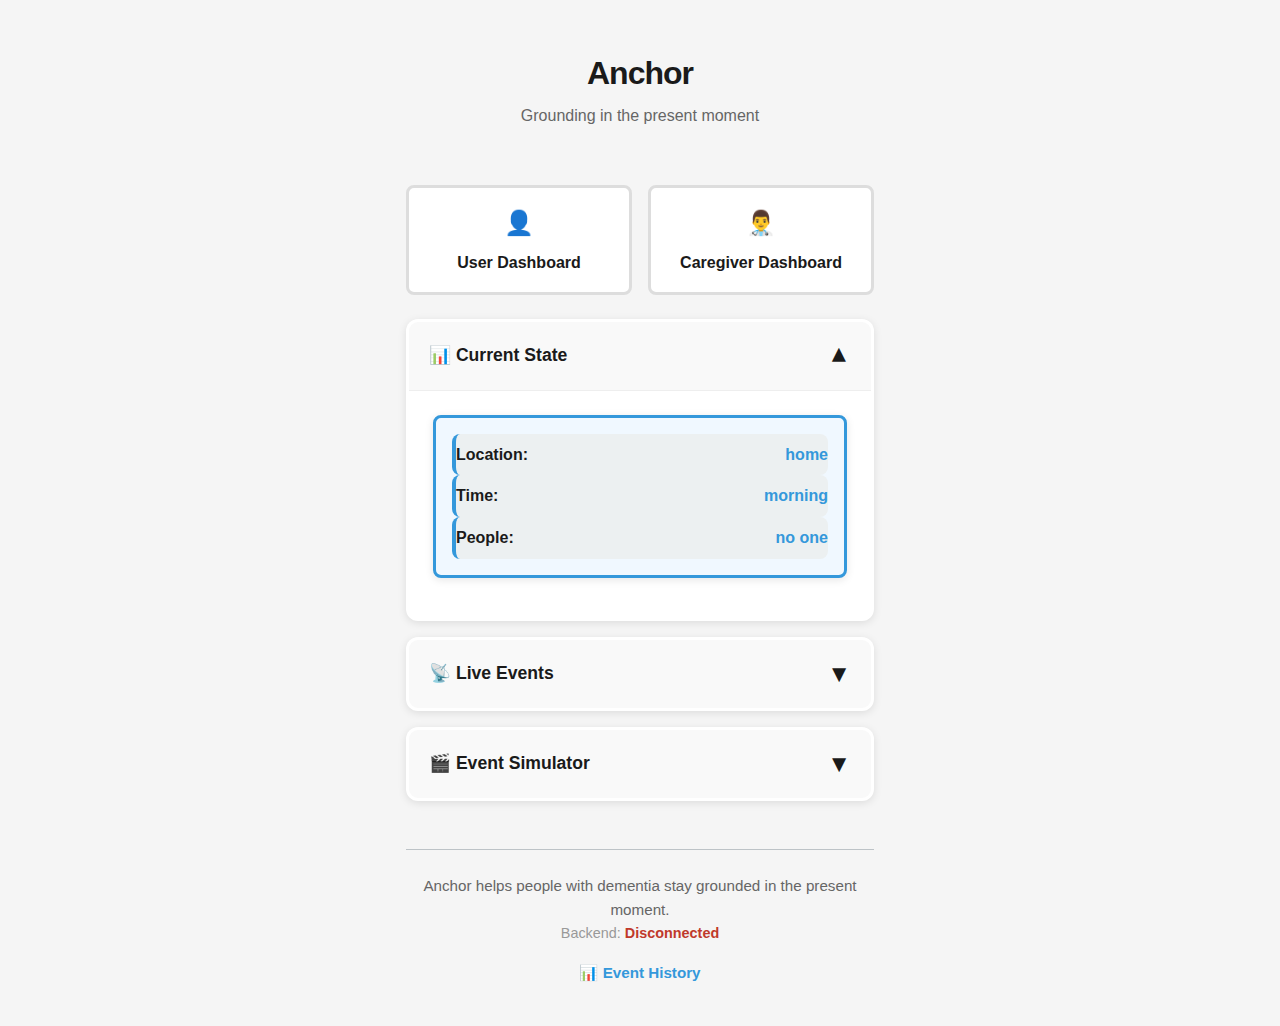
<file: frontend/index.html>
<!DOCTYPE html>
<html lang="en">
<head>
    <meta charset="UTF-8">
    <meta name="viewport" content="width=device-width, initial-scale=1.0">
    <title>Anchor - Context Continuity Engine</title>
    <link rel="stylesheet" href="styles.css">
    <style>
        * {
            outline-offset: 2px;
        }

        body {
            background: #f5f5f5;
            font-family: -apple-system, BlinkMacSystemFont, 'Segoe UI', Arial, sans-serif;
        }

        .container {
            max-width: 500px;
            margin: 0 auto;
            padding: 1rem;
        }

        .header {
            text-align: center;
            margin-bottom: 1.5rem;
        }

        .header h1 {
            font-size: 2rem;
            font-weight: 700;
            color: #1a1a1a;
            margin: 0 0 0.25rem 0;
        }

        .header .subtitle {
            font-size: 1rem;
            color: #666;
            margin: 0;
        }

        /* Navigation buttons */
        .nav-buttons {
            display: grid;
            grid-template-columns: 1fr 1fr;
            gap: 1rem;
            margin-bottom: 1.5rem;
        }

        .nav-button {
            padding: 1rem;
            background: white;
            border: 3px solid #ddd;
            border-radius: 8px;
            cursor: pointer;
            font-size: 1rem;
            font-weight: 700;
            text-decoration: none;
            color: #1a1a1a;
            text-align: center;
            transition: all 0.2s;
            display: flex;
            flex-direction: column;
            align-items: center;
            gap: 0.5rem;
        }

        .nav-button:hover {
            background: #3498db;
            color: white;
            border-color: #3498db;
            transform: translateY(-2px);
        }

        .nav-button:focus {
            outline: 3px solid #3498db;
            outline-offset: 2px;
        }

        .nav-icon {
            font-size: 1.5rem;
        }

        /* Collapsible sections */
        .collapsible-section {
            background: white;
            border-radius: 12px;
            margin-bottom: 1rem;
            box-shadow: 0 2px 8px rgba(0, 0, 0, 0.1);
            overflow: hidden;
            border: 3px solid transparent;
        }

        .collapsible-section:focus-within {
            border-color: #3498db;
            box-shadow: 0 2px 8px rgba(52, 152, 219, 0.3);
        }

        .section-header {
            display: flex;
            align-items: center;
            justify-content: space-between;
            padding: 1.25rem;
            background: #f9f9f9;
            border: none;
            cursor: pointer;
            width: 100%;
            font-size: 1.1rem;
            font-weight: 700;
            color: #1a1a1a;
            transition: all 0.2s;
        }

        .section-header:hover {
            background: #f0f0f0;
        }

        .section-header:focus {
            outline: 3px solid #3498db;
            outline-offset: -3px;
        }

        .section-header.open {
            background: #e8f4f8;
            border-bottom: 3px solid #3498db;
        }

        .section-toggle {
            font-size: 1.5rem;
            transition: transform 0.2s;
        }

        .section-toggle.open {
            transform: rotate(180deg);
        }

        .section-content {
            display: none;
            padding: 1.5rem;
            border-top: 1px solid #eee;
        }

        .section-content.open {
            display: block;
        }

        .event-log {
            font-family: monospace;
            font-size: 0.9rem;
            color: #333;
            background: #f9f9f9;
            padding: 1rem;
            border-radius: 4px;
            max-height: 200px;
            overflow-y: auto;
        }

        .event-log-item {
            padding: 0.5rem 0;
            border-bottom: 1px solid #eee;
            line-height: 1.4;
        }

        .event-log-item:last-child {
            border-bottom: none;
        }

        .event-time {
            color: #3498db;
            font-weight: 600;
        }

        .event-type {
            color: #27ae60;
            font-weight: 600;
        }

        .simulate-buttons {
            display: grid;
            grid-template-columns: repeat(2, 1fr);
            gap: 0.75rem;
            margin-bottom: 1rem;
        }

        .simulate-btn {
            padding: 0.75rem;
            background: #3498db;
            color: white;
            border: 3px solid #3498db;
            border-radius: 4px;
            cursor: pointer;
            font-size: 0.95rem;
            font-weight: 600;
            transition: all 0.2s;
        }

        .simulate-btn:hover {
            background: #2980b9;
            border-color: #2980b9;
            transform: translateY(-2px);
        }

        .simulate-btn:focus {
            outline: 3px solid #3498db;
            outline-offset: 2px;
        }

        .manual-input {
            display: grid;
            grid-template-columns: 1fr 1fr;
            gap: 0.75rem;
            margin-top: 1rem;
        }

        .manual-input input {
            padding: 0.75rem;
            border: 3px solid #ddd;
            border-radius: 4px;
            font-size: 1rem;
        }

        .manual-input input:focus {
            outline: 3px solid #3498db;
            outline-offset: 2px;
            border-color: #3498db;
        }

        .manual-input button {
            padding: 0.75rem;
            background: #27ae60;
            color: white;
            border: 3px solid #27ae60;
            border-radius: 4px;
            cursor: pointer;
            font-weight: 700;
            font-size: 1rem;
        }

        .manual-input button:hover {
            background: #229954;
            border-color: #229954;
        }

        .manual-input button:focus {
            outline: 3px solid #27ae60;
            outline-offset: 2px;
        }

        .state-display {
            background: #f0f8ff;
            border: 3px solid #3498db;
            border-radius: 8px;
            padding: 1rem;
            margin-bottom: 1rem;
        }

        .state-item {
            display: flex;
            justify-content: space-between;
            padding: 0.5rem 0;
            font-size: 1rem;
        }

        .state-label {
            font-weight: 700;
            color: #1a1a1a;
        }

        .state-value {
            color: #3498db;
            font-weight: 600;
        }

        .footer {
            text-align: center;
            padding: 1.5rem 0;
            color: #666;
            font-size: 0.95rem;
        }

        .footer-links {
            display: flex;
            justify-content: center;
            gap: 1rem;
            flex-wrap: wrap;
            margin-top: 1rem;
        }

        .footer-links a {
            color: #3498db;
            text-decoration: none;
            font-weight: 600;
        }

        .footer-links a:hover {
            text-decoration: underline;
        }

        @media (prefers-contrast: more) {
            .simulate-btn,
            .manual-input button {
                border-width: 4px;
            }

            .collapsible-section {
                border-width: 4px;
            }
        }

        @media (prefers-reduced-motion: reduce) {
            * {
                animation: none !important;
                transition: none !important;
            }
        }
    </style>
</head>
<body>
    <div class="container">
        <header class="header">
            <h1>Anchor</h1>
            <p class="subtitle">Grounding in the present moment</p>
        </header>

        <!-- Navigation to other dashboards -->
        <div class="nav-buttons">
            <a href="user-dashboard.html" class="nav-button">
                <span class="nav-icon">👤</span>
                <span>User Dashboard</span>
            </a>
            <a href="caregiver-dashboard.html" class="nav-button">
                <span class="nav-icon">👨‍⚕️</span>
                <span>Caregiver Dashboard</span>
            </a>
        </div>

        <!-- Current State -->
        <section class="collapsible-section" aria-labelledby="state-heading">
            <button class="section-header" onclick="toggleSection(this)" aria-expanded="true" id="state-heading">
                <span>📊 Current State</span>
                <span class="section-toggle open">▼</span>
            </button>
            <div class="section-content open">
                <div class="state-display">
                    <div class="state-item">
                        <span class="state-label">Location:</span>
                        <span class="state-value" id="stateLocation">home</span>
                    </div>
                    <div class="state-item">
                        <span class="state-label">Time:</span>
                        <span class="state-value" id="stateTime">morning</span>
                    </div>
                    <div class="state-item">
                        <span class="state-label">People:</span>
                        <span class="state-value" id="statePeople">no one</span>
                    </div>
                </div>
            </div>
        </section>

        <!-- Live Events -->
        <section class="collapsible-section" aria-labelledby="events-heading">
            <button class="section-header" onclick="toggleSection(this)" aria-expanded="false" id="events-heading">
                <span>📡 Live Events</span>
                <span class="section-toggle">▼</span>
            </button>
            <div class="section-content">
                <p style="font-size: 0.95rem; color: #666; margin-bottom: 1rem;">Real-time events from Confluent Cloud</p>
                <div class="event-log" id="eventLog">
                    <div class="event-log-item" style="color: #999;">Waiting for events...</div>
                </div>
            </div>
        </section>

        <!-- Event Simulator -->
        <section class="collapsible-section" aria-labelledby="simulator-heading">
            <button class="section-header" onclick="toggleSection(this)" aria-expanded="false" id="simulator-heading">
                <span>🎬 Event Simulator</span>
                <span class="section-toggle">▼</span>
            </button>
            <div class="section-content">
                <p style="font-size: 0.95rem; color: #666; margin-bottom: 1rem;">
                    <strong>Demo:</strong> Click buttons to simulate events flowing through Confluent Cloud
                </p>
                <div class="simulate-buttons">
                    <button class="simulate-btn" onclick="simulateEvent('presence', 'enter', 'Anna (daughter)')">👤 Anna enters</button>
                    <button class="simulate-btn" onclick="simulateEvent('presence', 'leave', 'Anna (daughter)')">👤 Anna leaves</button>
                    <button class="simulate-btn" onclick="simulateEvent('call', 'started', 'Michael (son)')">📞 Michael calls</button>
                    <button class="simulate-btn" onclick="simulateEvent('call', 'ended', null)">📞 End call</button>
                    <button class="simulate-btn" onclick="simulateEvent('time', null, 'morning')">🌅 Morning</button>
                    <button class="simulate-btn" onclick="simulateEvent('time', null, 'afternoon')">☀️ Afternoon</button>
                    <button class="simulate-btn" onclick="simulateEvent('location', null, 'home')">🏠 Home</button>
                    <button class="simulate-btn" onclick="simulateEvent('location', null, 'hospital')">🏥 Hospital</button>
                </div>

                <div style="border-top: 1px solid #eee; padding-top: 1rem; margin-top: 1rem;">
                    <p style="font-size: 0.95rem; color: #666; margin-bottom: 0.75rem;">Or add custom information:</p>
                    <div class="manual-input">
                        <input type="text" id="personName" placeholder="Person name">
                        <input type="text" id="personRole" placeholder="Relationship">
                        <button onclick="addPerson()">+ Add</button>
                        <button onclick="removePerson()">- Remove</button>
                    </div>
                </div>
            </div>
        </section>

        <!-- Footer -->
        <footer class="footer">
            <p>Anchor helps people with dementia stay grounded in the present moment.</p>
            <p style="font-size: 0.9rem; color: #999;">Backend: <span id="backendStatus">connecting...</span></p>
            <div class="footer-links">
                <a href="history.html">📊 Event History</a>
            </div>
        </footer>
    </div>

    <script>
        const API_BASE = 'http://localhost:5001/api';

        document.addEventListener('DOMContentLoaded', () => {
            checkBackendConnection();
            updateState();
            startPollingState();
            startPollingEvents();
        });

        function toggleSection(button) {
            const isOpen = button.getAttribute('aria-expanded') === 'true';
            button.setAttribute('aria-expanded', !isOpen);
            button.classList.toggle('open');
            button.querySelector('.section-toggle').classList.toggle('open');
            button.nextElementSibling.classList.toggle('open');
        }

        async function checkBackendConnection() {
            try {
                const response = await fetch(`${API_BASE}/health`);
                if (response.ok) {
                    document.getElementById('backendStatus').textContent = 'Connected';
                    document.getElementById('backendStatus').style.color = '#27ae60';
                } else {
                    document.getElementById('backendStatus').textContent = 'Error';
                    document.getElementById('backendStatus').style.color = '#c0392b';
                }
            } catch (error) {
                document.getElementById('backendStatus').textContent = 'Disconnected';
                document.getElementById('backendStatus').style.color = '#c0392b';
            }
        }

        async function updateState() {
            try {
                const response = await fetch(`${API_BASE}/state`);
                const state = await response.json();
                
                document.getElementById('stateLocation').textContent = state.location || 'home';
                document.getElementById('stateTime').textContent = state.time_of_day || 'now';
                
                const peopleList = state.people_present || [];
                const peopleText = peopleList.length > 0 ? peopleList.join(', ') : 'no one';
                document.getElementById('statePeople').textContent = peopleText;
            } catch (error) {
                console.error('Error updating state:', error);
            }
        }

        function startPollingState() {
            setInterval(updateState, 2000);
        }

        function startPollingEvents() {
            setInterval(async () => {
                try {
                    const response = await fetch(`${API_BASE}/history?limit=1`);
                    const data = await response.json();
                    
                    if (data.success && data.events.length > 0) {
                        const latestEvent = data.events[0];
                        addEventToLog(latestEvent.topic, latestEvent.payload);
                    }
                } catch (error) {
                    console.error('Error polling events:', error);
                }
            }, 1000);
        }

        async function simulateEvent(type, action, value) {
            try {
                let topic, payload;
                
                if (type === 'presence') {
                    topic = 'anchor-presence-events';
                    payload = { action, person: value };
                } else if (type === 'call') {
                    topic = 'anchor-call-events';
                    payload = { action, caller: value };
                } else if (type === 'location') {
                    topic = 'anchor-location-events';
                    payload = { location: value };
                } else if (type === 'time') {
                    topic = 'anchor-time-events';
                    payload = { time_of_day: value };
                }
                
                const response = await fetch(`${API_BASE}/events/create`, {
                    method: 'POST',
                    headers: { 'Content-Type': 'application/json' },
                    body: JSON.stringify({ topic, payload })
                });
                
                const data = await response.json();
                if (data.success) {
                    console.log('[Anchor] Event simulated:', topic);
                    addEventToLog(topic, payload);
                }
            } catch (error) {
                console.error('[Anchor] Error simulating event:', error);
            }
        }

        function addPerson() {
            const name = document.getElementById('personName').value;
            const role = document.getElementById('personRole').value;
            
            if (!name) {
                alert('Please enter a name');
                return;
            }
            
            const person = role ? `${name} (${role})` : name;
            simulateEvent('presence', 'enter', person);
            
            document.getElementById('personName').value = '';
            document.getElementById('personRole').value = '';
        }

        function removePerson() {
            const name = document.getElementById('personName').value;
            const role = document.getElementById('personRole').value;
            
            if (!name) {
                alert('Please enter a name');
                return;
            }
            
            const person = role ? `${name} (${role})` : name;
            simulateEvent('presence', 'leave', person);
            
            document.getElementById('personName').value = '';
            document.getElementById('personRole').value = '';
        }

        function addEventToLog(topic, payload) {
            const time = new Date().toLocaleTimeString();
            const eventType = payload.action || payload.time_of_day || payload.location || 'event';
            
            const eventLog = document.getElementById('eventLog');
            const newItem = document.createElement('div');
            newItem.className = 'event-log-item';
            newItem.innerHTML = `<span class="event-time">[${time}]</span> <span class="event-type">${topic.replace('anchor-', '').replace('-events', '')}</span>: ${eventType}`;
            
            eventLog.insertBefore(newItem, eventLog.firstChild);
            
            // Keep only last 10 events
            while (eventLog.children.length > 10) {
                eventLog.removeChild(eventLog.lastChild);
            }
        }
    </script>
</body>
</html>
</file>
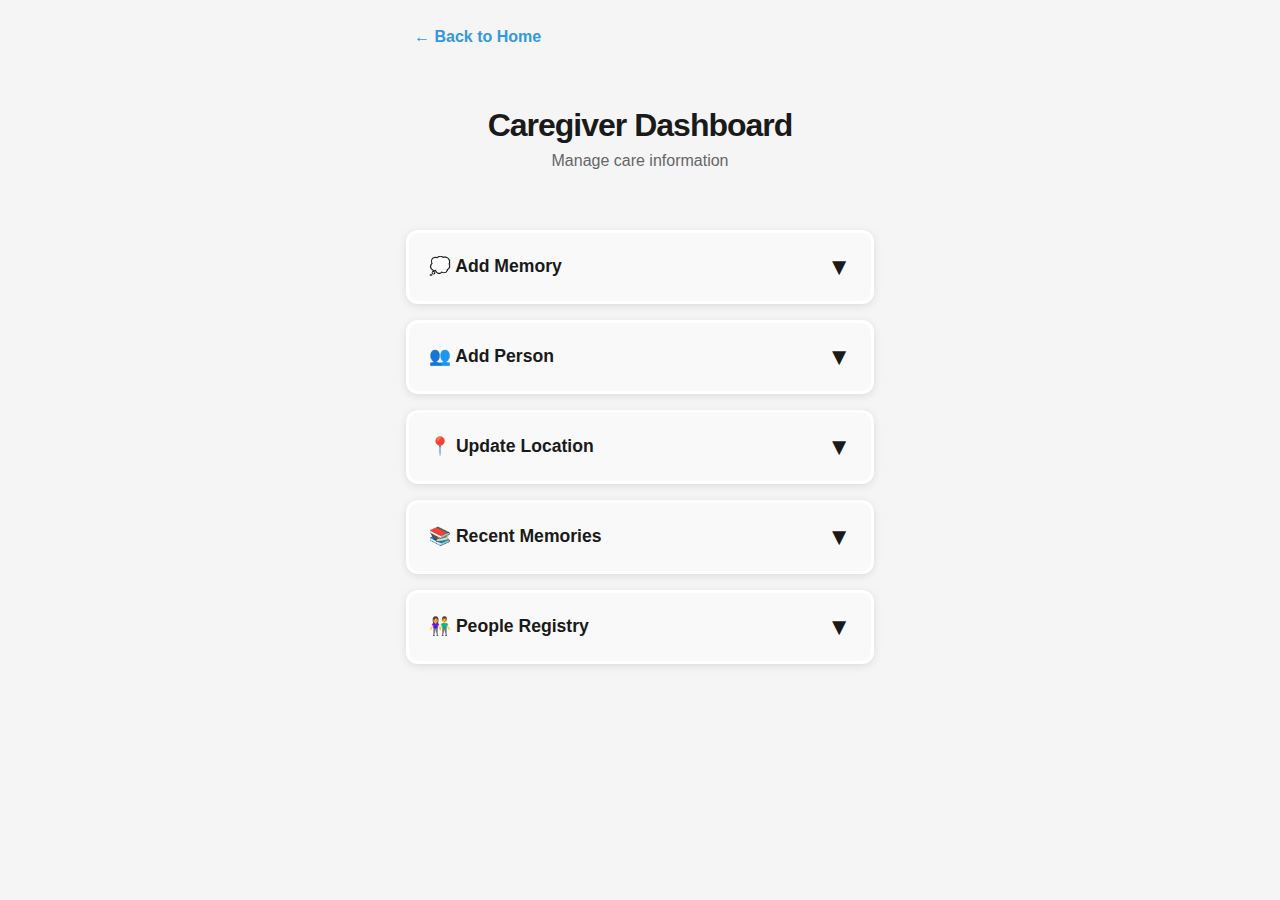
<file: frontend/caregiver-dashboard.html>
<!DOCTYPE html>
<html lang="en">
<head>
    <meta charset="UTF-8">
    <meta name="viewport" content="width=device-width, initial-scale=1.0">
    <title>Anchor - Caregiver Dashboard</title>
    <link rel="stylesheet" href="styles.css">
    <style>
        * {
            outline-offset: 2px;
        }

        body {
            background: #f5f5f5;
            font-family: -apple-system, BlinkMacSystemFont, 'Segoe UI', Arial, sans-serif;
        }

        .caregiver-container {
            max-width: 500px;
            margin: 0 auto;
            padding: 1rem;
            min-height: 100vh;
        }

        .header {
            margin-bottom: 1.5rem;
            text-align: center;
        }

        .header h1 {
            font-size: 2rem;
            font-weight: 700;
            color: #1a1a1a;
            margin: 0 0 0.25rem 0;
            line-height: 1.2;
        }

        .header .subtitle {
            font-size: 1rem;
            color: #666;
            margin: 0;
            font-weight: 400;
        }

        .back-link {
            display: inline-block;
            margin-bottom: 1rem;
            color: #3498db;
            text-decoration: none;
            font-weight: 600;
            font-size: 1rem;
            padding: 0.5rem;
        }

        .back-link:hover {
            text-decoration: underline;
            background: #f0f0f0;
            border-radius: 4px;
        }

        .back-link:focus {
            outline: 3px solid #3498db;
            outline-offset: 2px;
            border-radius: 4px;
        }

        .status-alert {
            padding: 1rem;
            border-radius: 8px;
            margin-bottom: 1rem;
            font-size: 1rem;
            font-weight: 600;
            border-left: 6px solid;
        }

        .status-alert.success {
            background: #d5f4e6;
            color: #27ae60;
            border-left-color: #27ae60;
        }

        .status-alert.info {
            background: #d6eaf8;
            color: #2980b9;
            border-left-color: #2980b9;
        }

        .status-alert.error {
            background: #fadbd8;
            color: #c0392b;
            border-left-color: #c0392b;
        }

        /* Collapsible sections */
        .collapsible-section {
            background: white;
            border-radius: 12px;
            margin-bottom: 1rem;
            box-shadow: 0 2px 8px rgba(0, 0, 0, 0.1);
            overflow: hidden;
            border: 3px solid transparent;
        }

        .collapsible-section:focus-within {
            border-color: #3498db;
            box-shadow: 0 2px 8px rgba(52, 152, 219, 0.3);
        }

        .section-header {
            display: flex;
            align-items: center;
            justify-content: space-between;
            padding: 1.25rem;
            background: #f9f9f9;
            border: none;
            cursor: pointer;
            width: 100%;
            font-size: 1.1rem;
            font-weight: 700;
            color: #1a1a1a;
            transition: all 0.2s;
        }

        .section-header:hover {
            background: #f0f0f0;
        }

        .section-header:focus {
            outline: 3px solid #3498db;
            outline-offset: -3px;
        }

        .section-header.open {
            background: #e8f4f8;
            border-bottom: 3px solid #3498db;
        }

        .section-toggle {
            font-size: 1.5rem;
            transition: transform 0.2s;
        }

        .section-toggle.open {
            transform: rotate(180deg);
        }

        .section-content {
            display: none;
            padding: 1.5rem;
            border-top: 1px solid #eee;
        }

        .section-content.open {
            display: block;
        }

        .form-group {
            margin-bottom: 1.5rem;
        }

        .form-group label {
            display: block;
            font-weight: 700;
            margin-bottom: 0.75rem;
            color: #1a1a1a;
            font-size: 1.1rem;
        }

        .form-group input,
        .form-group textarea,
        .form-group select {
            width: 100%;
            padding: 1rem;
            border: 3px solid #ddd;
            border-radius: 4px;
            font-size: 1.1rem;
            font-family: inherit;
            transition: border-color 0.2s;
        }

        .form-group input:focus,
        .form-group textarea:focus,
        .form-group select:focus {
            outline: 3px solid #3498db;
            outline-offset: 2px;
            border-color: #3498db;
        }

        .form-group textarea {
            resize: vertical;
            min-height: 80px;
        }

        .form-group small {
            color: #666;
            font-size: 0.9rem;
            display: block;
            margin-top: 0.5rem;
        }

        .form-button {
            width: 100%;
            padding: 1.25rem;
            background: #27ae60;
            color: white;
            border: 3px solid #27ae60;
            border-radius: 4px;
            cursor: pointer;
            font-weight: 700;
            font-size: 1.1rem;
            transition: all 0.2s;
        }

        .form-button:hover {
            background: #229954;
            border-color: #229954;
            transform: translateY(-2px);
        }

        .form-button:focus {
            outline: 3px solid #27ae60;
            outline-offset: 2px;
        }

        .form-button:active {
            transform: translateY(0);
        }

        .item-card {
            background: #f9f9f9;
            padding: 1rem;
            border-radius: 4px;
            margin-bottom: 0.75rem;
            border: 3px solid #e0e0e0;
            border-left: 6px solid #3498db;
        }

        .item-title {
            font-weight: 700;
            color: #1a1a1a;
            font-size: 1.1rem;
            margin-bottom: 0.5rem;
        }

        .item-subtitle {
            font-size: 0.95rem;
            color: #666;
            margin-bottom: 0.5rem;
            font-weight: 500;
        }

        .item-content {
            font-size: 1rem;
            color: #333;
            line-height: 1.6;
        }

        .empty-state {
            color: #999;
            font-size: 1rem;
            padding: 1rem;
            text-align: center;
            font-style: italic;
        }

        .item-list {
            max-height: 300px;
            overflow-y: auto;
        }

        @media (prefers-contrast: more) {
            .form-group input,
            .form-group textarea,
            .form-group select {
                border-width: 4px;
            }

            .collapsible-section {
                border-width: 4px;
            }

            .form-button {
                border-width: 4px;
            }
        }

        @media (prefers-reduced-motion: reduce) {
            * {
                animation: none !important;
                transition: none !important;
            }
        }
    </style>
</head>
<body>
    <div class="caregiver-container">
        <a href="index.html" class="back-link">← Back to Home</a>

        <header class="header">
            <h1>Caregiver Dashboard</h1>
            <p class="subtitle">Manage care information</p>
        </header>

        <div id="statusAlert" role="status" aria-live="polite" aria-atomic="true"></div>

        <!-- Add Memory -->
        <section class="collapsible-section" aria-labelledby="memory-heading">
            <button class="section-header" onclick="toggleSection(this)" aria-expanded="false" id="memory-heading">
                <span>💭 Add Memory</span>
                <span class="section-toggle">▼</span>
            </button>
            <div class="section-content">
                <div class="form-group">
                    <label for="memoryTitle">Memory Title</label>
                    <input type="text" id="memoryTitle" placeholder="e.g., Our Wedding Day">
                    <small>Give the memory a short title</small>
                </div>
                <div class="form-group">
                    <label for="memoryContent">Memory Details</label>
                    <textarea id="memoryContent" placeholder="Share the memory..."></textarea>
                    <small>Write down the details of the memory</small>
                </div>
                <div class="form-group">
                    <label for="memoryCategory">Category</label>
                    <select id="memoryCategory">
                        <option value="general">General</option>
                        <option value="family">Family</option>
                        <option value="work">Work</option>
                        <option value="travel">Travel</option>
                        <option value="hobby">Hobby</option>
                    </select>
                </div>
                <button class="form-button" onclick="addMemory()">Save Memory</button>
            </div>
        </section>

        <!-- Add Person -->
        <section class="collapsible-section" aria-labelledby="person-heading">
            <button class="section-header" onclick="toggleSection(this)" aria-expanded="false" id="person-heading">
                <span>👥 Add Person</span>
                <span class="section-toggle">▼</span>
            </button>
            <div class="section-content">
                <div class="form-group">
                    <label for="personName">Person's Name</label>
                    <input type="text" id="personName" placeholder="e.g., Anna">
                    <small>Full name of the person</small>
                </div>
                <div class="form-group">
                    <label for="personRelationship">Relationship</label>
                    <input type="text" id="personRelationship" placeholder="e.g., daughter">
                    <small>How they are related (e.g., daughter, son, friend)</small>
                </div>
                <div class="form-group">
                    <label for="personPhone">Phone Number (optional)</label>
                    <input type="tel" id="personPhone" placeholder="e.g., +1-555-0123">
                    <small>Contact phone number</small>
                </div>
                <button class="form-button" onclick="addPerson()">Add Person</button>
            </div>
        </section>

        <!-- Update Location -->
        <section class="collapsible-section" aria-labelledby="location-heading">
            <button class="section-header" onclick="toggleSection(this)" aria-expanded="false" id="location-heading">
                <span>📍 Update Location</span>
                <span class="section-toggle">▼</span>
            </button>
            <div class="section-content">
                <div class="form-group">
                    <label for="locationSelect">Current Location</label>
                    <select id="locationSelect">
                        <option value="">Select location...</option>
                        <option value="home">Home</option>
                        <option value="hospital">Hospital</option>
                        <option value="park">Park</option>
                        <option value="grocery">Grocery Store</option>
                        <option value="doctor">Doctor's Office</option>
                    </select>
                    <small>Select the current location</small>
                </div>
                <button class="form-button" onclick="updateLocation()">Update Location</button>
            </div>
        </section>

        <!-- Recent Memories -->
        <section class="collapsible-section" aria-labelledby="memories-list-heading">
            <button class="section-header" onclick="toggleSection(this)" aria-expanded="false" id="memories-list-heading">
                <span>📚 Recent Memories</span>
                <span class="section-toggle">▼</span>
            </button>
            <div class="section-content">
                <div class="item-list" id="memoriesList" role="region" aria-live="polite">
                    <p class="empty-state">No memories yet</p>
                </div>
            </div>
        </section>

        <!-- People Registry -->
        <section class="collapsible-section" aria-labelledby="people-list-heading">
            <button class="section-header" onclick="toggleSection(this)" aria-expanded="false" id="people-list-heading">
                <span>👫 People Registry</span>
                <span class="section-toggle">▼</span>
            </button>
            <div class="section-content">
                <div class="item-list" id="peopleList" role="region" aria-live="polite">
                    <p class="empty-state">No people added yet</p>
                </div>
            </div>
        </section>
    </div>

    <script>
        const API_BASE = 'http://localhost:5001/api';
        const DEMENTIA_USER_ID = 'dementia-user-1';

        document.addEventListener('DOMContentLoaded', () => {
            loadMemories();
            loadPeople();
        });

        function toggleSection(button) {
            const isOpen = button.getAttribute('aria-expanded') === 'true';
            button.setAttribute('aria-expanded', !isOpen);
            button.classList.toggle('open');
            button.querySelector('.section-toggle').classList.toggle('open');
            button.nextElementSibling.classList.toggle('open');
        }

        function showStatus(message, type = 'success') {
            const alert = document.getElementById('statusAlert');
            alert.innerHTML = `<div class="status-alert ${type}">${message}</div>`;
            setTimeout(() => {
                alert.innerHTML = '';
            }, 3000);
        }

        async function addMemory() {
            const title = document.getElementById('memoryTitle').value;
            const content = document.getElementById('memoryContent').value;
            const category = document.getElementById('memoryCategory').value;

            if (!title || !content) {
                showStatus('Please fill in all fields', 'info');
                return;
            }

            try {
                const response = await fetch(`${API_BASE}/memories/add`, {
                    method: 'POST',
                    headers: { 'Content-Type': 'application/json' },
                    body: JSON.stringify({
                        user_id: DEMENTIA_USER_ID,
                        title,
                        content,
                        category
                    })
                });
                
                if (!response.ok) {
                    throw new Error(`HTTP error! status: ${response.status}`);
                }
                
                const data = await response.json();
                console.log('Memory response:', data);
                
                if (data.success) {
                    showStatus('Memory saved!', 'success');
                    document.getElementById('memoryTitle').value = '';
                    document.getElementById('memoryContent').value = '';
                    loadMemories();
                } else {
                    showStatus(`Error: ${data.error || 'Unknown error'}`, 'error');
                    console.error('Backend error:', data.error);
                }
            } catch (error) {
                showStatus(`Error saving memory: ${error.message}`, 'error');
                console.error('Fetch error:', error);
            }
        }

        async function addPerson() {
            const name = document.getElementById('personName').value;
            const relationship = document.getElementById('personRelationship').value;

            if (!name || !relationship) {
                showStatus('Please fill in name and relationship', 'info');
                return;
            }

            try {
                showStatus('Person added!', 'success');
                document.getElementById('personName').value = '';
                document.getElementById('personRelationship').value = '';
                document.getElementById('personPhone').value = '';
                loadPeople();
            } catch (error) {
                showStatus('Error adding person', 'error');
            }
        }

        async function updateLocation() {
            const location = document.getElementById('locationSelect').value;

            if (!location) {
                showStatus('Please select a location', 'info');
                return;
            }

            try {
                await fetch(`${API_BASE}/events/create`, {
                    method: 'POST',
                    headers: { 'Content-Type': 'application/json' },
                    body: JSON.stringify({
                        topic: 'anchor-location-events',
                        payload: { location }
                    })
                });

                showStatus('Location updated!', 'success');
                document.getElementById('locationSelect').value = '';
            } catch (error) {
                showStatus('Error updating location', 'error');
            }
        }

        async function loadMemories() {
            try {
                const response = await fetch(`${API_BASE}/memories/get?user_id=${DEMENTIA_USER_ID}`);
                const data = await response.json();
                
                const container = document.getElementById('memoriesList');
                
                if (!data.success || data.memories.length === 0) {
                    container.innerHTML = '<p class="empty-state">No memories yet</p>';
                    return;
                }
                
                const memories = data.memories
                    .map(event => ({
                        title: event.payload.title,
                        content: event.payload.content,
                        category: event.payload.category,
                        timestamp: event.timestamp
                    }))
                    .slice(0, 5);
                
                container.innerHTML = memories.map(mem => `
                    <article class="item-card">
                        <div class="item-title">${mem.title}</div>
                        <div class="item-subtitle">Category: ${mem.category}</div>
                        <div class="item-content">${mem.content}</div>
                        <div style="font-size: 0.85rem; color: #999; margin-top: 0.5rem;">Saved: ${new Date(mem.timestamp).toLocaleDateString()}</div>
                    </article>
                `).join('');
            } catch (error) {
                console.error('Error loading memories:', error);
                document.getElementById('memoriesList').innerHTML = '<p class="empty-state">Error loading memories</p>';
            }
        }

        async function loadPeople() {
            const people = [
                { name: 'Anna', relationship: 'daughter', phone: '+1-555-0001' },
                { name: 'Michael', relationship: 'son', phone: '+1-555-0002' }
            ];

            const container = document.getElementById('peopleList');
            if (people.length === 0) {
                container.innerHTML = '<p class="empty-state">No people added yet</p>';
                return;
            }

            container.innerHTML = people.map(person => `
                <div class="item-card">
                    <div class="item-title">${person.name}</div>
                    <div class="item-subtitle">${person.relationship}</div>
                    <div class="item-content">${person.phone || 'No phone'}</div>
                </div>
            `).join('');
        }
    </script>
</body>
</html>
</file>
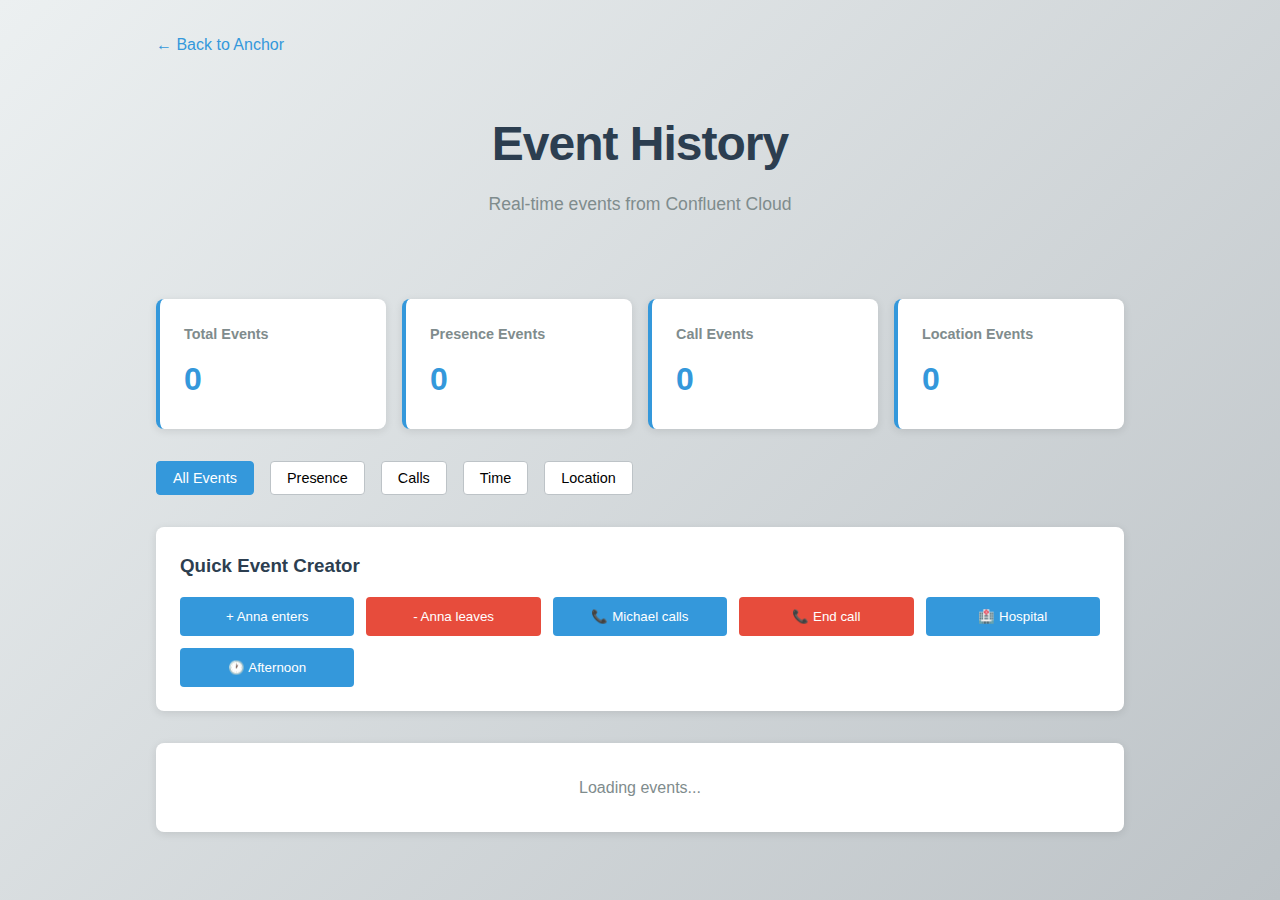
<file: frontend/history.html>
<!DOCTYPE html>
<html lang="en">
<head>
    <meta charset="UTF-8">
    <meta name="viewport" content="width=device-width, initial-scale=1.0">
    <title>Anchor - Event History</title>
    <link rel="stylesheet" href="styles.css">
    <style>
        .history-container {
            max-width: 1000px;
            margin: 0 auto;
            padding: 2rem 1rem;
        }

        .stats-grid {
            display: grid;
            grid-template-columns: repeat(auto-fit, minmax(200px, 1fr));
            gap: 1rem;
            margin-bottom: 2rem;
        }

        .stat-card {
            background: var(--bg-white);
            padding: 1.5rem;
            border-radius: 8px;
            box-shadow: var(--shadow);
            border-left: 4px solid var(--secondary-color);
        }

        .stat-card h3 {
            font-size: 0.9rem;
            color: var(--text-light);
            margin-bottom: 0.5rem;
        }

        .stat-card .value {
            font-size: 2rem;
            font-weight: 700;
            color: var(--secondary-color);
        }

        .events-list {
            background: var(--bg-white);
            border-radius: 8px;
            box-shadow: var(--shadow);
            overflow: hidden;
        }

        .event-item {
            padding: 1rem;
            border-bottom: 1px solid var(--border-color);
            display: flex;
            justify-content: space-between;
            align-items: center;
        }

        .event-item:last-child {
            border-bottom: none;
        }

        .event-info {
            flex: 1;
        }

        .event-topic {
            font-weight: 600;
            color: var(--primary-color);
            font-size: 0.9rem;
        }

        .event-type {
            color: var(--secondary-color);
            font-weight: 500;
            margin: 0.25rem 0;
        }

        .event-time {
            font-size: 0.85rem;
            color: var(--text-light);
        }

        .event-payload {
            background: var(--bg-light);
            padding: 0.5rem;
            border-radius: 4px;
            font-family: monospace;
            font-size: 0.8rem;
            color: var(--text-dark);
            max-width: 300px;
            overflow: auto;
        }

        .filter-section {
            margin-bottom: 2rem;
            display: flex;
            gap: 1rem;
            flex-wrap: wrap;
        }

        .filter-section button {
            padding: 0.5rem 1rem;
            border: 1px solid var(--border-color);
            background: var(--bg-white);
            border-radius: 4px;
            cursor: pointer;
            font-size: 0.9rem;
        }

        .filter-section button.active {
            background: var(--secondary-color);
            color: white;
            border-color: var(--secondary-color);
        }

        .back-link {
            display: inline-block;
            margin-bottom: 1rem;
            color: var(--secondary-color);
            text-decoration: none;
            font-weight: 500;
        }

        .back-link:hover {
            text-decoration: underline;
        }
    </style>
</head>
<body>
    <div class="history-container">
        <a href="index.html" class="back-link">← Back to Anchor</a>

        <header class="header">
            <h1>Event History</h1>
            <p class="subtitle">Real-time events from Confluent Cloud</p>
        </header>

        <!-- Stats -->
        <div class="stats-grid" id="statsGrid">
            <div class="stat-card">
                <h3>Total Events</h3>
                <div class="value" id="totalEvents">0</div>
            </div>
            <div class="stat-card">
                <h3>Presence Events</h3>
                <div class="value" id="presenceCount">0</div>
            </div>
            <div class="stat-card">
                <h3>Call Events</h3>
                <div class="value" id="callCount">0</div>
            </div>
            <div class="stat-card">
                <h3>Location Events</h3>
                <div class="value" id="locationCount">0</div>
            </div>
        </div>

        <!-- Filters -->
        <div class="filter-section">
            <button class="filter-btn active" data-topic="all">All Events</button>
            <button class="filter-btn" data-topic="anchor-presence-events">Presence</button>
            <button class="filter-btn" data-topic="anchor-call-events">Calls</button>
            <button class="filter-btn" data-topic="anchor-time-events">Time</button>
            <button class="filter-btn" data-topic="anchor-location-events">Location</button>
        </div>

        <!-- Quick Event Creator -->
        <div style="background: var(--bg-white); padding: 1.5rem; border-radius: 8px; margin-bottom: 2rem; box-shadow: var(--shadow);">
            <h3 style="margin-bottom: 1rem; color: var(--primary-color);">Quick Event Creator</h3>
            <div style="display: grid; grid-template-columns: repeat(auto-fit, minmax(150px, 1fr)); gap: 0.75rem;">
                <button onclick="createEvent('presence', 'enter', 'Anna (daughter)')" style="padding: 0.75rem; background: var(--secondary-color); color: white; border: none; border-radius: 4px; cursor: pointer;">+ Anna enters</button>
                <button onclick="createEvent('presence', 'leave', 'Anna (daughter)')" style="padding: 0.75rem; background: var(--accent-color); color: white; border: none; border-radius: 4px; cursor: pointer;">- Anna leaves</button>
                <button onclick="createEvent('call', 'started', 'Michael (son)')" style="padding: 0.75rem; background: var(--secondary-color); color: white; border: none; border-radius: 4px; cursor: pointer;">📞 Michael calls</button>
                <button onclick="createEvent('call', 'ended')" style="padding: 0.75rem; background: var(--accent-color); color: white; border: none; border-radius: 4px; cursor: pointer;">📞 End call</button>
                <button onclick="createEvent('location', null, 'hospital')" style="padding: 0.75rem; background: var(--secondary-color); color: white; border: none; border-radius: 4px; cursor: pointer;">🏥 Hospital</button>
                <button onclick="createEvent('time', null, 'afternoon')" style="padding: 0.75rem; background: var(--secondary-color); color: white; border: none; border-radius: 4px; cursor: pointer;">🕐 Afternoon</button>
            </div>
        </div>

        <!-- Events List -->
        <div class="events-list" id="eventsList">
            <div style="padding: 2rem; text-align: center; color: var(--text-light);">
                Loading events...
            </div>
        </div>
    </div>

    <script>
        const API_BASE = 'http://localhost:5001/api';
        let currentFilter = 'all';

        // Create event from dashboard
        async function createEvent(type, action, value) {
            try {
                let topic, payload;
                
                if (type === 'presence') {
                    topic = 'anchor-presence-events';
                    payload = { action, person: value };
                } else if (type === 'call') {
                    topic = 'anchor-call-events';
                    payload = { action, caller: value };
                } else if (type === 'location') {
                    topic = 'anchor-location-events';
                    payload = { location: value };
                } else if (type === 'time') {
                    topic = 'anchor-time-events';
                    payload = { time_of_day: value };
                }
                
                const response = await fetch(`${API_BASE}/events/create`, {
                    method: 'POST',
                    headers: { 'Content-Type': 'application/json' },
                    body: JSON.stringify({ topic, payload })
                });
                
                const data = await response.json();
                if (data.success) {
                    console.log('Event created:', topic);
                    loadStats();
                    loadEvents(currentFilter);
                }
            } catch (error) {
                console.error('Error creating event:', error);
            }
        }

        // Load stats
        async function loadStats() {
            try {
                const response = await fetch(`${API_BASE}/stats`);
                const data = await response.json();
                
                if (data.success) {
                    const stats = data.stats;
                    document.getElementById('totalEvents').textContent = stats.total_events || 0;
                    
                    const byTopic = stats.by_topic || {};
                    document.getElementById('presenceCount').textContent = byTopic['anchor-presence-events'] || 0;
                    document.getElementById('callCount').textContent = byTopic['anchor-call-events'] || 0;
                    document.getElementById('locationCount').textContent = byTopic['anchor-location-events'] || 0;
                }
            } catch (error) {
                console.error('Error loading stats:', error);
            }
        }

        // Load events
        async function loadEvents(topic = null) {
            try {
                let url = `${API_BASE}/history?limit=50`;
                if (topic && topic !== 'all') {
                    url += `&topic=${topic}`;
                }
                
                const response = await fetch(url);
                const data = await response.json();
                
                if (data.success) {
                    displayEvents(data.events);
                }
            } catch (error) {
                console.error('Error loading events:', error);
            }
        }

        // Display events
        function displayEvents(events) {
            const container = document.getElementById('eventsList');
            
            if (events.length === 0) {
                container.innerHTML = '<div style="padding: 2rem; text-align: center; color: var(--text-light);">No events yet. Create some using the buttons above!</div>';
                return;
            }
            
            container.innerHTML = events.map(event => `
                <div class="event-item">
                    <div class="event-info">
                        <div class="event-topic">${event.topic}</div>
                        <div class="event-type">${event.event_type || 'N/A'}</div>
                        <div class="event-time">${new Date(event.timestamp).toLocaleString()}</div>
                        <div class="event-payload">${JSON.stringify(event.payload, null, 2)}</div>
                    </div>
                </div>
            `).join('');
        }

        // Filter buttons
        document.querySelectorAll('.filter-btn').forEach(btn => {
            btn.addEventListener('click', () => {
                document.querySelectorAll('.filter-btn').forEach(b => b.classList.remove('active'));
                btn.classList.add('active');
                currentFilter = btn.dataset.topic;
                loadEvents(currentFilter);
            });
        });

        // Initial load
        loadStats();
        loadEvents();

        // Refresh every 2 seconds
        setInterval(() => {
            loadStats();
            loadEvents(currentFilter);
        }, 2000);
    </script>
</body>
</html>
</file>
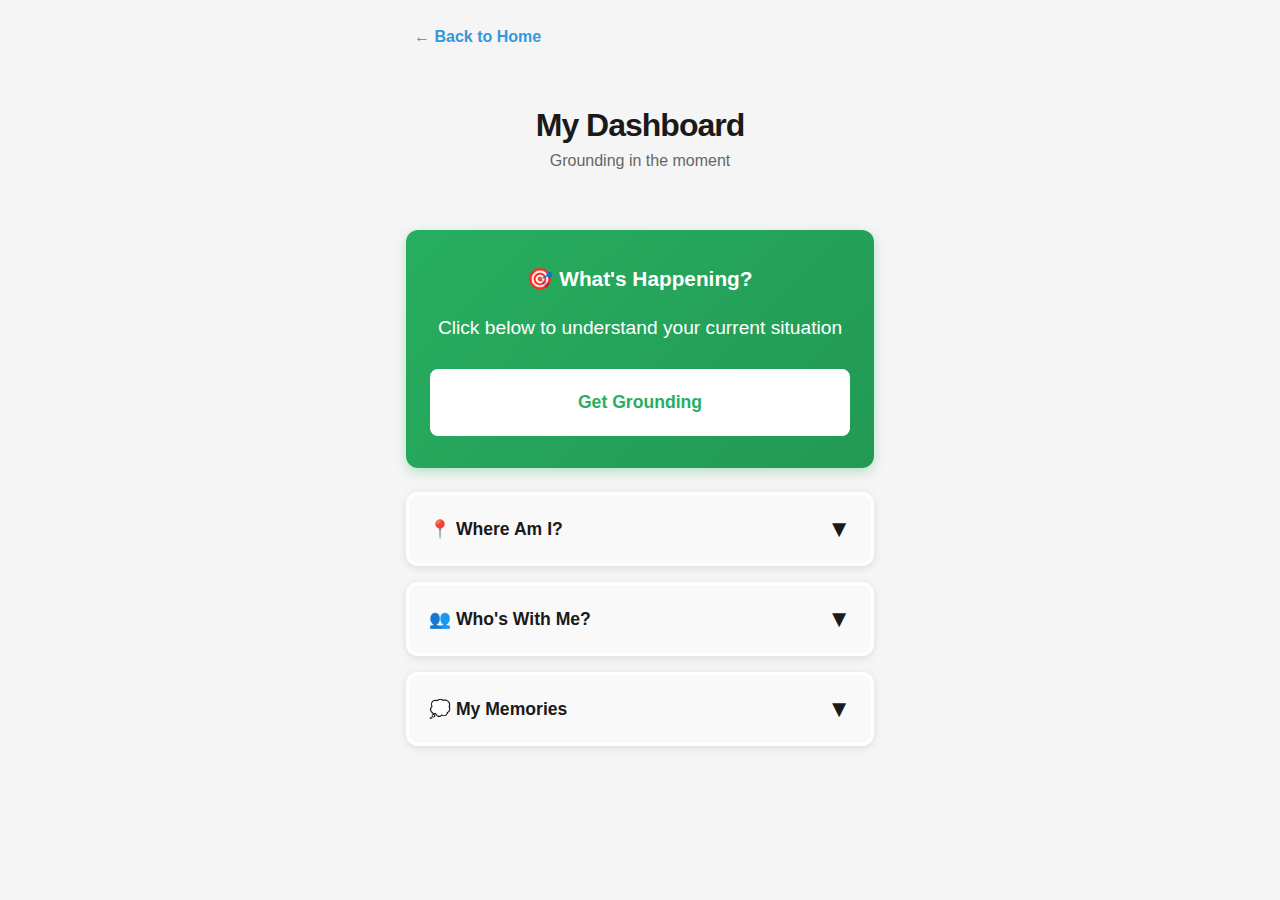
<file: frontend/user-dashboard.html>
<!DOCTYPE html>
<html lang="en">
<head>
    <meta charset="UTF-8">
    <meta name="viewport" content="width=device-width, initial-scale=1.0">
    <title>Anchor - My Dashboard</title>
    <link rel="stylesheet" href="styles.css">
    <style>
        * {
            outline-offset: 2px;
        }

        body {
            background: #f5f5f5;
            font-family: -apple-system, BlinkMacSystemFont, 'Segoe UI', Arial, sans-serif;
        }

        .dashboard-container {
            max-width: 500px;
            margin: 0 auto;
            padding: 1rem;
            min-height: 100vh;
        }

        .header {
            margin-bottom: 1.5rem;
            text-align: center;
        }

        .header h1 {
            font-size: 2rem;
            font-weight: 700;
            color: #1a1a1a;
            margin: 0 0 0.25rem 0;
            line-height: 1.2;
        }

        .header .subtitle {
            font-size: 1rem;
            color: #666;
            margin: 0;
            font-weight: 400;
        }

        .back-link {
            display: inline-block;
            margin-bottom: 1rem;
            color: #3498db;
            text-decoration: none;
            font-weight: 600;
            font-size: 1rem;
            padding: 0.5rem;
        }

        .back-link:hover {
            text-decoration: underline;
            background: #f0f0f0;
            border-radius: 4px;
        }

        .back-link:focus {
            outline: 3px solid #3498db;
            outline-offset: 2px;
            border-radius: 4px;
        }

        /* Main grounding section - FIRST */
        .grounding-section {
            background: linear-gradient(135deg, #27ae60 0%, #229954 100%);
            color: white;
            border-radius: 12px;
            padding: 2rem 1.5rem;
            margin-bottom: 1.5rem;
            box-shadow: 0 4px 12px rgba(39, 174, 96, 0.3);
            text-align: center;
        }

        .grounding-section h2 {
            font-size: 1.3rem;
            margin: 0 0 1rem 0;
            font-weight: 700;
        }

        .grounding-text {
            font-size: 1.2rem;
            line-height: 1.8;
            margin-bottom: 1.5rem;
            font-weight: 500;
        }

        .grounding-button {
            width: 100%;
            padding: 1.25rem;
            background: white;
            color: #27ae60;
            border: 3px solid white;
            border-radius: 8px;
            cursor: pointer;
            font-weight: 700;
            font-size: 1.1rem;
            transition: all 0.2s;
        }

        .grounding-button:hover {
            background: #f0f0f0;
            transform: translateY(-2px);
        }

        .grounding-button:focus {
            outline: 3px solid white;
            outline-offset: 2px;
        }

        .grounding-button:active {
            transform: translateY(0);
        }

        /* Collapsible sections */
        .collapsible-section {
            background: white;
            border-radius: 12px;
            margin-bottom: 1rem;
            box-shadow: 0 2px 8px rgba(0, 0, 0, 0.1);
            overflow: hidden;
            border: 3px solid transparent;
        }

        .collapsible-section:focus-within {
            border-color: #3498db;
            box-shadow: 0 2px 8px rgba(52, 152, 219, 0.3);
        }

        .section-header {
            display: flex;
            align-items: center;
            justify-content: space-between;
            padding: 1.25rem;
            background: #f9f9f9;
            border: none;
            cursor: pointer;
            width: 100%;
            font-size: 1.1rem;
            font-weight: 700;
            color: #1a1a1a;
            transition: all 0.2s;
        }

        .section-header:hover {
            background: #f0f0f0;
        }

        .section-header:focus {
            outline: 3px solid #3498db;
            outline-offset: -3px;
        }

        .section-header.open {
            background: #e8f4f8;
            border-bottom: 3px solid #3498db;
        }

        .section-toggle {
            font-size: 1.5rem;
            transition: transform 0.2s;
        }

        .section-toggle.open {
            transform: rotate(180deg);
        }

        .section-content {
            display: none;
            padding: 1.5rem;
            border-top: 1px solid #eee;
        }

        .section-content.open {
            display: block;
        }

        .option-button {
            width: 100%;
            padding: 1rem;
            margin-bottom: 0.75rem;
            background: #f9f9f9;
            border: 3px solid #ddd;
            border-radius: 8px;
            cursor: pointer;
            font-size: 1.1rem;
            text-align: left;
            transition: all 0.2s;
            font-weight: 500;
            color: #1a1a1a;
        }

        .option-button:hover {
            background: #3498db;
            color: white;
            border-color: #3498db;
            transform: translateX(4px);
        }

        .option-button:focus {
            outline: 3px solid #3498db;
            outline-offset: 2px;
            background: #3498db;
            color: white;
            border-color: #3498db;
        }

        .option-button.selected {
            background: #3498db;
            color: white;
            border-color: #3498db;
            font-weight: 700;
        }

        .memory-card {
            background: #f0f8ff;
            padding: 1rem;
            border-radius: 8px;
            margin-bottom: 0.75rem;
            border: 3px solid #e0e0e0;
            border-left: 6px solid #3498db;
        }

        .memory-title {
            font-weight: 700;
            color: #1a1a1a;
            font-size: 1.1rem;
            margin-bottom: 0.5rem;
        }

        .memory-category {
            font-size: 0.9rem;
            color: #666;
            margin-bottom: 0.5rem;
            font-weight: 500;
            text-transform: capitalize;
        }

        .memory-content {
            color: #333;
            font-size: 1rem;
            line-height: 1.6;
        }

        .empty-state {
            color: #999;
            font-size: 1rem;
            padding: 1rem;
            text-align: center;
            font-style: italic;
        }

        .section-description {
            font-size: 0.95rem;
            color: #666;
            margin-bottom: 1rem;
            line-height: 1.5;
        }

        @media (prefers-contrast: more) {
            .option-button {
                border-width: 4px;
            }

            .collapsible-section {
                border-width: 4px;
            }

            .grounding-button {
                border-width: 4px;
            }
        }

        @media (prefers-reduced-motion: reduce) {
            * {
                animation: none !important;
                transition: none !important;
            }
        }
    </style>
</head>
<body>
    <div class="dashboard-container">
        <a href="index.html" class="back-link">← Back to Home</a>

        <header class="header">
            <h1>My Dashboard</h1>
            <p class="subtitle">Grounding in the moment</p>
        </header>

        <!-- MAIN: What's Happening - ALWAYS VISIBLE -->
        <section class="grounding-section" aria-labelledby="grounding-heading">
            <h2 id="grounding-heading">🎯 What's Happening?</h2>
            <p class="grounding-text" id="groundingText">Click below to understand your current situation</p>
            <button class="grounding-button" onclick="getGrounding()" aria-label="Tell me what's happening right now">
                Get Grounding
            </button>
        </section>

        <!-- COLLAPSIBLE: Where Am I? -->
        <section class="collapsible-section" aria-labelledby="location-heading">
            <button class="section-header" onclick="toggleSection(this)" aria-expanded="false" id="location-heading">
                <span>📍 Where Am I?</span>
                <span class="section-toggle">▼</span>
            </button>
            <div class="section-content">
                <p class="section-description">Tell us where you are</p>
                <div id="locationOptions" role="group" aria-label="Location options"></div>
            </div>
        </section>

        <!-- COLLAPSIBLE: Who's With Me? -->
        <section class="collapsible-section" aria-labelledby="people-heading">
            <button class="section-header" onclick="toggleSection(this)" aria-expanded="false" id="people-heading">
                <span>👥 Who's With Me?</span>
                <span class="section-toggle">▼</span>
            </button>
            <div class="section-content">
                <p class="section-description">Select the people with you</p>
                <div id="peopleOptions" role="group" aria-label="People options"></div>
            </div>
        </section>

        <!-- COLLAPSIBLE: My Memories -->
        <section class="collapsible-section" aria-labelledby="memories-heading">
            <button class="section-header" onclick="toggleSection(this)" aria-expanded="false" id="memories-heading">
                <span>💭 My Memories</span>
                <span class="section-toggle">▼</span>
            </button>
            <div class="section-content">
                <p class="section-description">Things you want to remember</p>
                <div id="memoriesContainer" role="region" aria-live="polite" aria-label="Your memories"></div>
            </div>
        </section>
    </div>

    <script>
        const API_BASE = 'http://localhost:5001/api';
        const USER_ID = 'dementia-user-1';
        
        let selectedLocation = null;
        let selectedPeople = [];

        document.addEventListener('DOMContentLoaded', () => {
            loadLocations();
            loadPeople();
            loadMemories();
            announceToScreenReader('Dashboard loaded. Click Get Grounding to understand what is happening.');
        });

        function announceToScreenReader(message) {
            const announcement = document.createElement('div');
            announcement.setAttribute('role', 'status');
            announcement.setAttribute('aria-live', 'polite');
            announcement.setAttribute('aria-atomic', 'true');
            announcement.style.position = 'absolute';
            announcement.style.left = '-10000px';
            announcement.textContent = message;
            document.body.appendChild(announcement);
            setTimeout(() => announcement.remove(), 1000);
        }

        function toggleSection(button) {
            const isOpen = button.getAttribute('aria-expanded') === 'true';
            button.setAttribute('aria-expanded', !isOpen);
            button.classList.toggle('open');
            button.querySelector('.section-toggle').classList.toggle('open');
            button.nextElementSibling.classList.toggle('open');
        }

        async function loadLocations() {
            const locations = ['Home', 'Hospital', 'Park', 'Grocery Store', 'Doctor\'s Office'];
            const container = document.getElementById('locationOptions');
            
            container.innerHTML = locations.map(loc => `
                <button class="option-button" 
                        onclick="selectLocation('${loc}')"
                        aria-pressed="false"
                        title="Select ${loc}">
                    ${loc}
                </button>
            `).join('');
        }

        async function loadPeople() {
            const people = [
                { name: 'Anna (daughter)', id: 'anna' },
                { name: 'Michael (son)', id: 'michael' },
                { name: 'John (brother)', id: 'john' },
                { name: 'Sarah (wife)', id: 'sarah' }
            ];
            
            const container = document.getElementById('peopleOptions');
            
            container.innerHTML = people.map(person => `
                <button class="option-button" 
                        onclick="togglePerson('${person.name}', '${person.id}')"
                        aria-pressed="false"
                        title="Toggle ${person.name}">
                    ✓ ${person.name}
                </button>
            `).join('');
        }

        async function loadMemories() {
            try {
                const response = await fetch(`${API_BASE}/memories/get?user_id=${USER_ID}`);
                const data = await response.json();
                
                const container = document.getElementById('memoriesContainer');
                
                if (!data.success || data.memories.length === 0) {
                    container.innerHTML = '<p class="empty-state">No memories saved yet</p>';
                    return;
                }
                
                const memories = data.memories.map(event => ({
                    title: event.payload.title,
                    content: event.payload.content,
                    category: event.payload.category
                }));
                
                container.innerHTML = memories.map((mem, idx) => `
                    <article class="memory-card" role="article">
                        <h3 class="memory-title">${mem.title}</h3>
                        <p class="memory-category">Category: ${mem.category}</p>
                        <p class="memory-content">${mem.content}</p>
                    </article>
                `).join('');
            } catch (error) {
                console.error('Error loading memories:', error);
                document.getElementById('memoriesContainer').innerHTML = '<p class="empty-state">Error loading memories</p>';
            }
        }

        function selectLocation(location) {
            selectedLocation = location;
            
            document.querySelectorAll('#locationOptions .option-button').forEach(btn => {
                btn.classList.remove('selected');
                btn.setAttribute('aria-pressed', 'false');
            });
            event.target.classList.add('selected');
            event.target.setAttribute('aria-pressed', 'true');
            
            announceToScreenReader(`Location set to ${location}`);
            
            fetch(`${API_BASE}/events/create`, {
                method: 'POST',
                headers: { 'Content-Type': 'application/json' },
                body: JSON.stringify({
                    topic: 'anchor-location-events',
                    payload: { location }
                })
            });
        }

        function togglePerson(name, id) {
            if (selectedPeople.includes(name)) {
                selectedPeople = selectedPeople.filter(p => p !== name);
                event.target.classList.remove('selected');
                event.target.setAttribute('aria-pressed', 'false');
                
                announceToScreenReader(`${name} removed`);
                
                fetch(`${API_BASE}/events/create`, {
                    method: 'POST',
                    headers: { 'Content-Type': 'application/json' },
                    body: JSON.stringify({
                        topic: 'anchor-presence-events',
                        payload: { action: 'leave', person: name }
                    })
                });
            } else {
                selectedPeople.push(name);
                event.target.classList.add('selected');
                event.target.setAttribute('aria-pressed', 'true');
                
                announceToScreenReader(`${name} added`);
                
                fetch(`${API_BASE}/events/create`, {
                    method: 'POST',
                    headers: { 'Content-Type': 'application/json' },
                    body: JSON.stringify({
                        topic: 'anchor-presence-events',
                        payload: { action: 'enter', person: name }
                    })
                });
            }
        }

        async function getGrounding() {
            try {
                announceToScreenReader('Getting your grounding explanation...');
                
                const response = await fetch(`${API_BASE}/explain`, {
                    method: 'POST',
                    headers: { 'Content-Type': 'application/json' }
                });
                
                const data = await response.json();
                
                if (data.success) {
                    document.getElementById('groundingText').textContent = data.explanation;
                    announceToScreenReader(data.explanation);
                }
            } catch (error) {
                console.error('Error:', error);
                announceToScreenReader('Error getting explanation. Please try again.');
            }
        }
    </script>
</body>
</html>
</file>
<file: frontend/styles.css>
/* Anchor Frontend Styles */

* {
    margin: 0;
    padding: 0;
    box-sizing: border-box;
}

:root {
    --primary-color: #2c3e50;
    --secondary-color: #3498db;
    --accent-color: #e74c3c;
    --success-color: #27ae60;
    --bg-light: #ecf0f1;
    --bg-white: #ffffff;
    --text-dark: #2c3e50;
    --text-light: #7f8c8d;
    --border-color: #bdc3c7;
    --shadow: 0 2px 8px rgba(0, 0, 0, 0.1);
    --shadow-lg: 0 4px 16px rgba(0, 0, 0, 0.15);
}

body {
    font-family: -apple-system, BlinkMacSystemFont, 'Segoe UI', Roboto, Oxygen, Ubuntu, Cantarell, sans-serif;
    background: linear-gradient(135deg, #ecf0f1 0%, #bdc3c7 100%);
    color: var(--text-dark);
    line-height: 1.6;
    min-height: 100vh;
}

.container {
    max-width: 600px;
    margin: 0 auto;
    padding: 2rem 1rem;
    display: flex;
    flex-direction: column;
    min-height: 100vh;
}

/* Header */
.header {
    text-align: center;
    margin-bottom: 3rem;
    padding: 2rem 0;
}

.header h1 {
    font-size: 3rem;
    font-weight: 700;
    color: var(--primary-color);
    margin-bottom: 0.5rem;
    letter-spacing: -1px;
}

.subtitle {
    font-size: 1.1rem;
    color: var(--text-light);
    font-weight: 300;
}

/* Main Content */
.main {
    flex: 1;
    display: flex;
    flex-direction: column;
    gap: 2rem;
}

/* State Display */
.state-display {
    background: var(--bg-white);
    border-radius: 12px;
    padding: 1.5rem;
    box-shadow: var(--shadow);
}

.state-display h2 {
    font-size: 1.2rem;
    margin-bottom: 1rem;
    color: var(--primary-color);
}

.state-card {
    display: flex;
    flex-direction: column;
    gap: 1rem;
}

.state-item {
    display: flex;
    justify-content: space-between;
    align-items: center;
    padding: 0.75rem;
    background: var(--bg-light);
    border-radius: 8px;
    border-left: 4px solid var(--secondary-color);
}

.state-item .label {
    font-weight: 600;
    color: var(--text-dark);
    font-size: 0.95rem;
}

.state-item .value {
    color: var(--secondary-color);
    font-weight: 500;
    font-size: 1rem;
}

/* Action Section */
.action-section {
    display: flex;
    flex-direction: column;
    align-items: center;
    gap: 1rem;
    padding: 2rem 0;
}

.confused-button {
    width: 100%;
    max-width: 300px;
    padding: 1.5rem 2rem;
    font-size: 1.3rem;
    font-weight: 700;
    color: white;
    background: linear-gradient(135deg, var(--secondary-color) 0%, #2980b9 100%);
    border: none;
    border-radius: 12px;
    cursor: pointer;
    box-shadow: var(--shadow-lg);
    transition: all 0.3s ease;
    display: flex;
    align-items: center;
    justify-content: center;
    gap: 0.75rem;
}

.confused-button:hover {
    transform: translateY(-2px);
    box-shadow: 0 6px 20px rgba(52, 152, 219, 0.4);
}

.confused-button:active {
    transform: translateY(0);
}

.confused-button.loading {
    opacity: 0.7;
    cursor: not-allowed;
}

.button-text {
    flex: 1;
}

.button-icon {
    font-size: 1.5rem;
}

.button-hint {
    font-size: 0.9rem;
    color: var(--text-light);
    text-align: center;
}

/* Explanation Section */
.explanation-section {
    background: var(--bg-white);
    border-radius: 12px;
    padding: 1.5rem;
    box-shadow: var(--shadow);
    animation: slideIn 0.3s ease;
}

@keyframes slideIn {
    from {
        opacity: 0;
        transform: translateY(10px);
    }
    to {
        opacity: 1;
        transform: translateY(0);
    }
}

.explanation-card h3 {
    font-size: 1.1rem;
    margin-bottom: 1rem;
    color: var(--primary-color);
}

.explanation-text {
    font-size: 1.1rem;
    line-height: 1.8;
    color: var(--text-dark);
    margin-bottom: 1rem;
    padding: 1rem;
    background: var(--bg-light);
    border-radius: 8px;
    border-left: 4px solid var(--success-color);
}

audio {
    border-radius: 8px;
    background: var(--bg-light);
}

/* Status Messages */
.status-section {
    display: flex;
    justify-content: center;
}

.status-message {
    padding: 1rem 1.5rem;
    border-radius: 8px;
    font-size: 0.95rem;
    max-width: 100%;
    animation: slideIn 0.3s ease;
}

.status-message.error {
    background: #fadbd8;
    color: #c0392b;
    border-left: 4px solid #e74c3c;
}

.status-message.success {
    background: #d5f4e6;
    color: #27ae60;
    border-left: 4px solid #27ae60;
}

.status-message.info {
    background: #d6eaf8;
    color: #2980b9;
    border-left: 4px solid #3498db;
}

/* Footer */
.footer {
    text-align: center;
    padding: 2rem 0;
    border-top: 1px solid var(--border-color);
    margin-top: 2rem;
    color: var(--text-light);
    font-size: 0.9rem;
}

.footer-small {
    font-size: 0.85rem;
    margin-top: 0.5rem;
}

#backendStatus {
    font-weight: 600;
    color: var(--secondary-color);
}

#backendStatus.connected {
    color: var(--success-color);
}

#backendStatus.error {
    color: var(--accent-color);
}

/* Responsive */
@media (max-width: 600px) {
    .container {
        padding: 1rem;
    }

    .header h1 {
        font-size: 2.2rem;
    }

    .confused-button {
        font-size: 1.1rem;
        padding: 1.2rem 1.5rem;
    }

    .state-item {
        flex-direction: column;
        align-items: flex-start;
        gap: 0.5rem;
    }
}

/* Accessibility */
@media (prefers-reduced-motion: reduce) {
    * {
        animation-duration: 0.01ms !important;
        animation-iteration-count: 1 !important;
        transition-duration: 0.01ms !important;
    }
}

/* Focus states for keyboard navigation */
button:focus,
audio:focus {
    outline: 3px solid var(--secondary-color);
    outline-offset: 2px;
}
</file>
